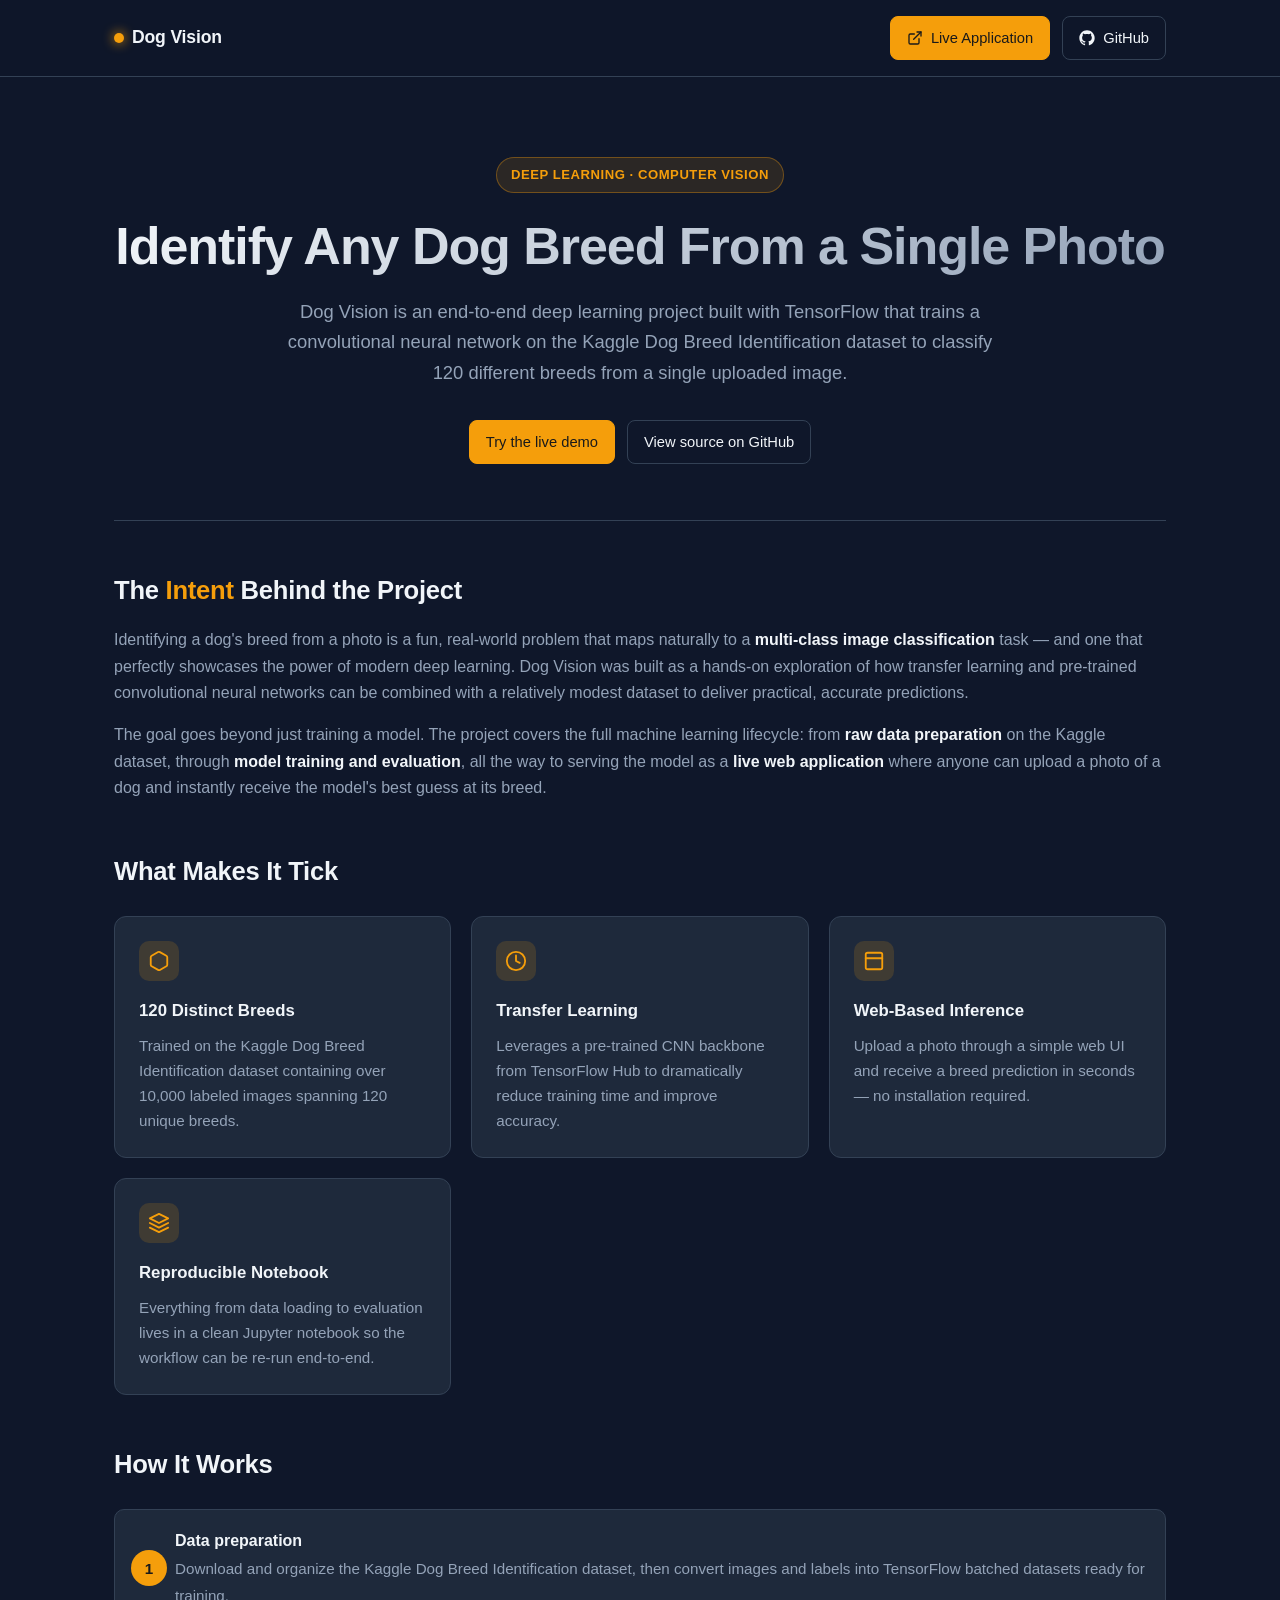
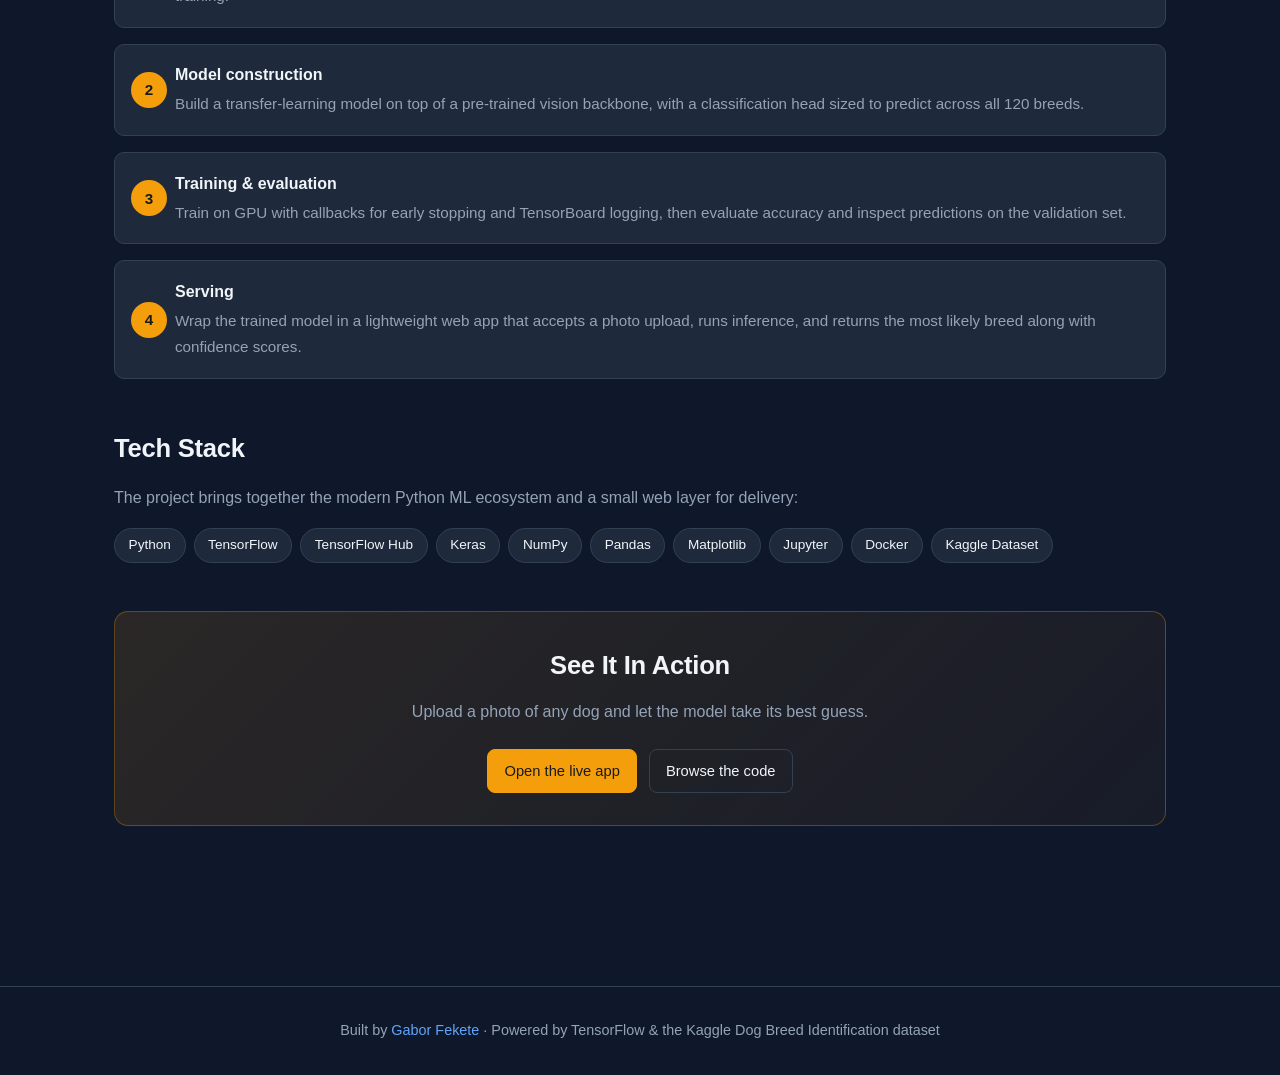
<file: portfolio/index.html>
<!DOCTYPE html>
<html lang="en">
<head>
    <meta charset="UTF-8">
    <meta name="viewport" content="width=device-width, initial-scale=1.0">
    <title>Dog Vision — Deep Learning Dog Breed Classifier</title>
    <meta name="description" content="A deep learning project using TensorFlow and the Kaggle Dog Breed Identification dataset to recognize 120 different dog breeds from a single photo.">
    <style>
        * {
            margin: 0;
            padding: 0;
            box-sizing: border-box;
        }

        :root {
            --bg: #0f172a;
            --bg-soft: #1e293b;
            --card: #1e293b;
            --border: #334155;
            --accent: #f59e0b;
            --accent-hover: #fbbf24;
            --text: #f1f5f9;
            --muted: #94a3b8;
            --link: #60a5fa;
            --link-hover: #93c5fd;
        }

        html {
            scroll-behavior: smooth;
        }

        body {
            font-family: -apple-system, BlinkMacSystemFont, "Segoe UI", Roboto, Oxygen,
                         Ubuntu, Cantarell, "Open Sans", "Helvetica Neue", sans-serif;
            background: var(--bg);
            color: var(--text);
            line-height: 1.65;
            min-height: 100vh;
            -webkit-font-smoothing: antialiased;
        }

        .top-bar {
            background: rgba(15, 23, 42, 0.85);
            backdrop-filter: blur(10px);
            border-bottom: 1px solid var(--border);
            position: sticky;
            top: 0;
            z-index: 100;
        }

        .top-bar-inner {
            max-width: 1100px;
            margin: 0 auto;
            padding: 1rem 1.5rem;
            display: flex;
            flex-wrap: wrap;
            gap: 0.75rem;
            justify-content: space-between;
            align-items: center;
        }

        .brand {
            font-weight: 700;
            font-size: 1.1rem;
            letter-spacing: -0.01em;
            display: flex;
            align-items: center;
            gap: 0.5rem;
        }

        .brand .dot {
            width: 10px;
            height: 10px;
            background: var(--accent);
            border-radius: 50%;
            box-shadow: 0 0 12px var(--accent);
        }

        .top-links {
            display: flex;
            flex-wrap: wrap;
            gap: 0.75rem;
        }

        .top-link {
            display: inline-flex;
            align-items: center;
            gap: 0.5rem;
            padding: 0.55rem 1rem;
            border-radius: 8px;
            text-decoration: none;
            font-weight: 500;
            font-size: 0.92rem;
            transition: all 0.2s ease;
            border: 1px solid var(--border);
        }

        .top-link.primary {
            background: var(--accent);
            color: #1a1a1a;
            border-color: var(--accent);
        }

        .top-link.primary:hover {
            background: var(--accent-hover);
            border-color: var(--accent-hover);
            transform: translateY(-1px);
        }

        .top-link.secondary {
            background: transparent;
            color: var(--text);
        }

        .top-link.secondary:hover {
            background: var(--bg-soft);
            border-color: var(--muted);
            transform: translateY(-1px);
        }

        .top-link svg {
            width: 16px;
            height: 16px;
        }

        main {
            max-width: 1100px;
            margin: 0 auto;
            padding: 3rem 1.5rem 4rem;
        }

        .hero {
            text-align: center;
            padding: 2rem 0 3.5rem;
            border-bottom: 1px solid var(--border);
            margin-bottom: 3rem;
        }

        .badge {
            display: inline-block;
            padding: 0.4rem 0.9rem;
            background: rgba(245, 158, 11, 0.12);
            color: var(--accent);
            border: 1px solid rgba(245, 158, 11, 0.35);
            border-radius: 999px;
            font-size: 0.82rem;
            font-weight: 600;
            letter-spacing: 0.04em;
            text-transform: uppercase;
            margin-bottom: 1.5rem;
        }

        h1 {
            font-size: clamp(2rem, 5vw, 3.25rem);
            font-weight: 800;
            line-height: 1.15;
            letter-spacing: -0.02em;
            margin-bottom: 1.25rem;
            background: linear-gradient(135deg, #f1f5f9 0%, #94a3b8 100%);
            -webkit-background-clip: text;
            -webkit-text-fill-color: transparent;
            background-clip: text;
        }

        .lead {
            font-size: 1.15rem;
            color: var(--muted);
            max-width: 720px;
            margin: 0 auto 2rem;
        }

        .hero-actions {
            display: flex;
            flex-wrap: wrap;
            gap: 0.75rem;
            justify-content: center;
        }

        section {
            margin-bottom: 3rem;
        }

        h2 {
            font-size: 1.6rem;
            font-weight: 700;
            margin-bottom: 1rem;
            letter-spacing: -0.01em;
        }

        h2 .accent {
            color: var(--accent);
        }

        p {
            color: var(--muted);
            margin-bottom: 1rem;
        }

        p strong {
            color: var(--text);
            font-weight: 600;
        }

        .grid {
            display: grid;
            grid-template-columns: repeat(auto-fit, minmax(260px, 1fr));
            gap: 1.25rem;
            margin-top: 1.5rem;
        }

        .card {
            background: var(--card);
            border: 1px solid var(--border);
            border-radius: 12px;
            padding: 1.5rem;
            transition: border-color 0.2s ease, transform 0.2s ease;
        }

        .card:hover {
            border-color: var(--accent);
            transform: translateY(-2px);
        }

        .card .icon {
            width: 40px;
            height: 40px;
            display: flex;
            align-items: center;
            justify-content: center;
            background: rgba(245, 158, 11, 0.15);
            border-radius: 10px;
            color: var(--accent);
            margin-bottom: 1rem;
        }

        .card .icon svg {
            width: 22px;
            height: 22px;
        }

        .card h3 {
            font-size: 1.05rem;
            font-weight: 700;
            margin-bottom: 0.5rem;
            color: var(--text);
        }

        .card p {
            font-size: 0.95rem;
            margin: 0;
        }

        .stack {
            display: flex;
            flex-wrap: wrap;
            gap: 0.5rem;
            margin-top: 1rem;
        }

        .chip {
            background: var(--bg-soft);
            border: 1px solid var(--border);
            color: var(--text);
            padding: 0.35rem 0.85rem;
            border-radius: 999px;
            font-size: 0.85rem;
            font-weight: 500;
        }

        .pipeline {
            counter-reset: step;
            list-style: none;
            display: grid;
            gap: 1rem;
            margin-top: 1.5rem;
        }

        .pipeline li {
            position: relative;
            padding: 1.1rem 1.25rem 1.1rem 3.75rem;
            background: var(--card);
            border: 1px solid var(--border);
            border-radius: 10px;
            counter-increment: step;
        }

        .pipeline li::before {
            content: counter(step);
            position: absolute;
            left: 1rem;
            top: 50%;
            transform: translateY(-50%);
            width: 36px;
            height: 36px;
            background: var(--accent);
            color: #1a1a1a;
            border-radius: 50%;
            display: flex;
            align-items: center;
            justify-content: center;
            font-weight: 700;
            font-size: 0.95rem;
        }

        .pipeline li strong {
            display: block;
            color: var(--text);
            margin-bottom: 0.15rem;
        }

        .pipeline li span {
            color: var(--muted);
            font-size: 0.95rem;
        }

        .cta {
            background: linear-gradient(135deg, rgba(245, 158, 11, 0.12) 0%, rgba(245, 158, 11, 0.04) 100%);
            border: 1px solid rgba(245, 158, 11, 0.3);
            border-radius: 14px;
            padding: 2rem;
            text-align: center;
        }

        .cta h2 {
            margin-bottom: 0.75rem;
        }

        .cta p {
            margin-bottom: 1.5rem;
        }

        footer {
            border-top: 1px solid var(--border);
            margin-top: 3rem;
            padding: 2rem 1.5rem;
            text-align: center;
            color: var(--muted);
            font-size: 0.9rem;
        }

        footer a {
            color: var(--link);
            text-decoration: none;
        }

        footer a:hover {
            color: var(--link-hover);
        }

        @media (max-width: 600px) {
            .top-bar-inner {
                justify-content: center;
            }
            .brand {
                width: 100%;
                justify-content: center;
            }
            .top-links {
                width: 100%;
                justify-content: center;
            }
        }
    </style>
</head>
<body>
    <header class="top-bar">
        <div class="top-bar-inner">
            <div class="brand">
                <span class="dot"></span>
                Dog Vision
            </div>
            <nav class="top-links">
                <a class="top-link primary" href="https://dog-vision.rewura.com" target="_blank" rel="noopener">
                    <svg viewBox="0 0 24 24" fill="none" stroke="currentColor" stroke-width="2" stroke-linecap="round" stroke-linejoin="round">
                        <path d="M18 13v6a2 2 0 0 1-2 2H5a2 2 0 0 1-2-2V8a2 2 0 0 1 2-2h6"></path>
                        <polyline points="15 3 21 3 21 9"></polyline>
                        <line x1="10" y1="14" x2="21" y2="3"></line>
                    </svg>
                    Live Application
                </a>
                <a class="top-link secondary" href="https://github.com/gaborfekete85/dog-vision" target="_blank" rel="noopener">
                    <svg viewBox="0 0 24 24" fill="currentColor">
                        <path d="M12 .5C5.65.5.5 5.65.5 12c0 5.08 3.29 9.39 7.86 10.91.58.1.79-.25.79-.56 0-.28-.01-1.02-.02-2-3.2.7-3.88-1.54-3.88-1.54-.52-1.33-1.27-1.69-1.27-1.69-1.04-.71.08-.7.08-.7 1.15.08 1.76 1.18 1.76 1.18 1.02 1.75 2.68 1.24 3.34.95.1-.74.4-1.24.73-1.53-2.55-.29-5.24-1.28-5.24-5.7 0-1.26.45-2.29 1.18-3.1-.12-.29-.51-1.46.11-3.05 0 0 .96-.31 3.15 1.18.91-.25 1.89-.38 2.86-.38.97 0 1.95.13 2.86.38 2.18-1.49 3.14-1.18 3.14-1.18.62 1.59.23 2.76.11 3.05.74.81 1.18 1.84 1.18 3.1 0 4.43-2.69 5.41-5.25 5.69.41.36.78 1.06.78 2.14 0 1.55-.01 2.8-.01 3.18 0 .31.21.67.8.55C20.21 21.39 23.5 17.08 23.5 12 23.5 5.65 18.35.5 12 .5z"/>
                    </svg>
                    GitHub
                </a>
            </nav>
        </div>
    </header>

    <main>
        <section class="hero">
            <span class="badge">Deep Learning · Computer Vision</span>
            <h1>Identify Any Dog Breed From a Single Photo</h1>
            <p class="lead">
                Dog Vision is an end-to-end deep learning project built with TensorFlow that
                trains a convolutional neural network on the Kaggle Dog Breed Identification
                dataset to classify 120 different breeds from a single uploaded image.
            </p>
            <div class="hero-actions">
                <a class="top-link primary" href="https://dog-vision.rewura.com" target="_blank" rel="noopener">
                    Try the live demo
                </a>
                <a class="top-link secondary" href="https://github.com/gaborfekete85/dog-vision" target="_blank" rel="noopener">
                    View source on GitHub
                </a>
            </div>
        </section>

        <section>
            <h2>The <span class="accent">Intent</span> Behind the Project</h2>
            <p>
                Identifying a dog's breed from a photo is a fun, real-world problem that maps
                naturally to a <strong>multi-class image classification</strong> task — and one
                that perfectly showcases the power of modern deep learning. Dog Vision was built
                as a hands-on exploration of how transfer learning and pre-trained convolutional
                neural networks can be combined with a relatively modest dataset to deliver
                practical, accurate predictions.
            </p>
            <p>
                The goal goes beyond just training a model. The project covers the full machine
                learning lifecycle: from <strong>raw data preparation</strong> on the Kaggle
                dataset, through <strong>model training and evaluation</strong>, all the way to
                serving the model as a <strong>live web application</strong> where anyone can
                upload a photo of a dog and instantly receive the model's best guess at its
                breed.
            </p>
        </section>

        <section>
            <h2>What Makes It Tick</h2>
            <div class="grid">
                <div class="card">
                    <div class="icon">
                        <svg viewBox="0 0 24 24" fill="none" stroke="currentColor" stroke-width="2" stroke-linecap="round" stroke-linejoin="round">
                            <path d="M21 16V8a2 2 0 0 0-1-1.73l-7-4a2 2 0 0 0-2 0l-7 4A2 2 0 0 0 3 8v8a2 2 0 0 0 1 1.73l7 4a2 2 0 0 0 2 0l7-4A2 2 0 0 0 21 16z"></path>
                        </svg>
                    </div>
                    <h3>120 Distinct Breeds</h3>
                    <p>Trained on the Kaggle Dog Breed Identification dataset containing over 10,000 labeled images spanning 120 unique breeds.</p>
                </div>
                <div class="card">
                    <div class="icon">
                        <svg viewBox="0 0 24 24" fill="none" stroke="currentColor" stroke-width="2" stroke-linecap="round" stroke-linejoin="round">
                            <circle cx="12" cy="12" r="10"></circle>
                            <path d="M12 6v6l4 2"></path>
                        </svg>
                    </div>
                    <h3>Transfer Learning</h3>
                    <p>Leverages a pre-trained CNN backbone from TensorFlow Hub to dramatically reduce training time and improve accuracy.</p>
                </div>
                <div class="card">
                    <div class="icon">
                        <svg viewBox="0 0 24 24" fill="none" stroke="currentColor" stroke-width="2" stroke-linecap="round" stroke-linejoin="round">
                            <rect x="3" y="3" width="18" height="18" rx="2"></rect>
                            <path d="M3 9h18"></path>
                        </svg>
                    </div>
                    <h3>Web-Based Inference</h3>
                    <p>Upload a photo through a simple web UI and receive a breed prediction in seconds — no installation required.</p>
                </div>
                <div class="card">
                    <div class="icon">
                        <svg viewBox="0 0 24 24" fill="none" stroke="currentColor" stroke-width="2" stroke-linecap="round" stroke-linejoin="round">
                            <path d="M12 2L2 7l10 5 10-5-10-5z"></path>
                            <path d="M2 17l10 5 10-5"></path>
                            <path d="M2 12l10 5 10-5"></path>
                        </svg>
                    </div>
                    <h3>Reproducible Notebook</h3>
                    <p>Everything from data loading to evaluation lives in a clean Jupyter notebook so the workflow can be re-run end-to-end.</p>
                </div>
            </div>
        </section>

        <section>
            <h2>How It Works</h2>
            <ol class="pipeline">
                <li>
                    <strong>Data preparation</strong>
                    <span>Download and organize the Kaggle Dog Breed Identification dataset, then convert images and labels into TensorFlow batched datasets ready for training.</span>
                </li>
                <li>
                    <strong>Model construction</strong>
                    <span>Build a transfer-learning model on top of a pre-trained vision backbone, with a classification head sized to predict across all 120 breeds.</span>
                </li>
                <li>
                    <strong>Training & evaluation</strong>
                    <span>Train on GPU with callbacks for early stopping and TensorBoard logging, then evaluate accuracy and inspect predictions on the validation set.</span>
                </li>
                <li>
                    <strong>Serving</strong>
                    <span>Wrap the trained model in a lightweight web app that accepts a photo upload, runs inference, and returns the most likely breed along with confidence scores.</span>
                </li>
            </ol>
        </section>

        <section>
            <h2>Tech Stack</h2>
            <p>The project brings together the modern Python ML ecosystem and a small web layer for delivery:</p>
            <div class="stack">
                <span class="chip">Python</span>
                <span class="chip">TensorFlow</span>
                <span class="chip">TensorFlow Hub</span>
                <span class="chip">Keras</span>
                <span class="chip">NumPy</span>
                <span class="chip">Pandas</span>
                <span class="chip">Matplotlib</span>
                <span class="chip">Jupyter</span>
                <span class="chip">Docker</span>
                <span class="chip">Kaggle Dataset</span>
            </div>
        </section>

        <section class="cta">
            <h2>See It In Action</h2>
            <p>Upload a photo of any dog and let the model take its best guess.</p>
            <div class="hero-actions">
                <a class="top-link primary" href="https://dog-vision.rewura.com" target="_blank" rel="noopener">
                    Open the live app
                </a>
                <a class="top-link secondary" href="https://github.com/gaborfekete85/dog-vision" target="_blank" rel="noopener">
                    Browse the code
                </a>
            </div>
        </section>
    </main>

    <footer>
        Built by <a href="https://github.com/gaborfekete85" target="_blank" rel="noopener">Gabor Fekete</a> · Powered by TensorFlow &amp; the Kaggle Dog Breed Identification dataset
    </footer>
</body>
</html>
</file>
